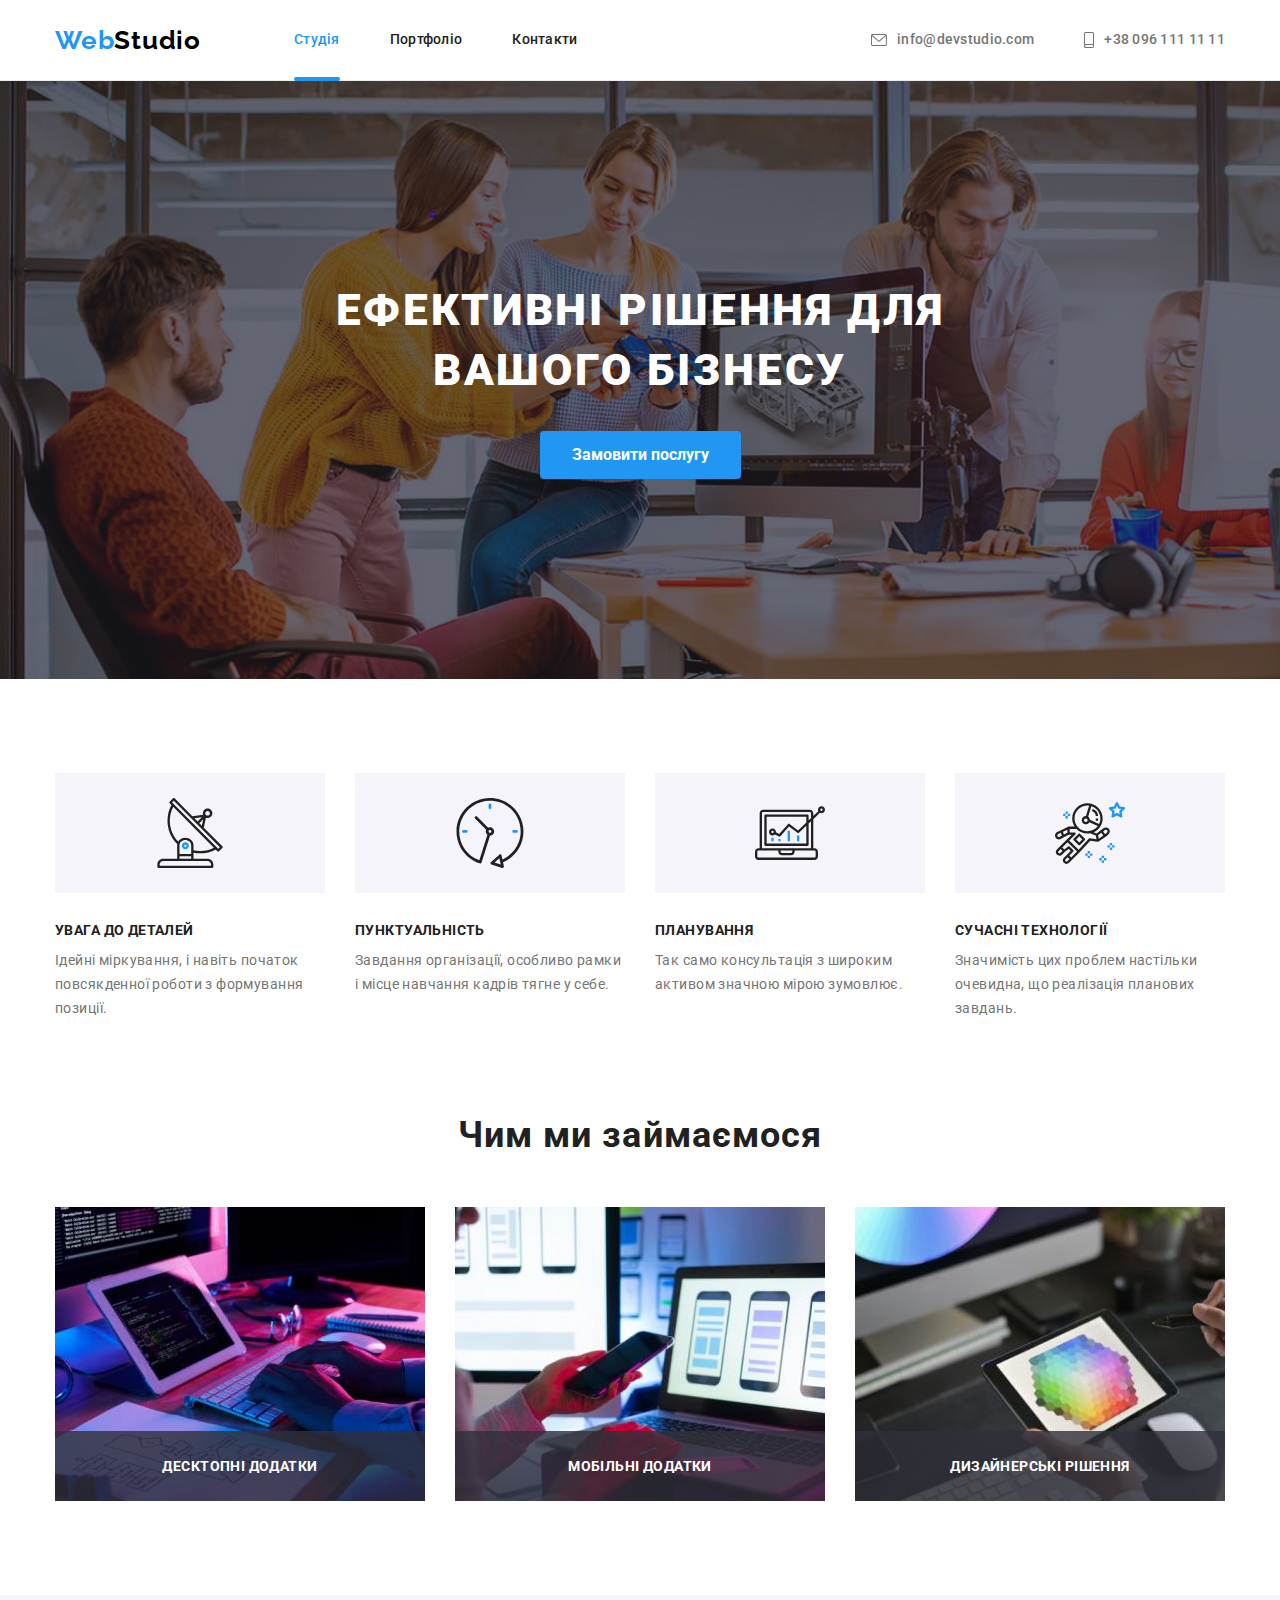
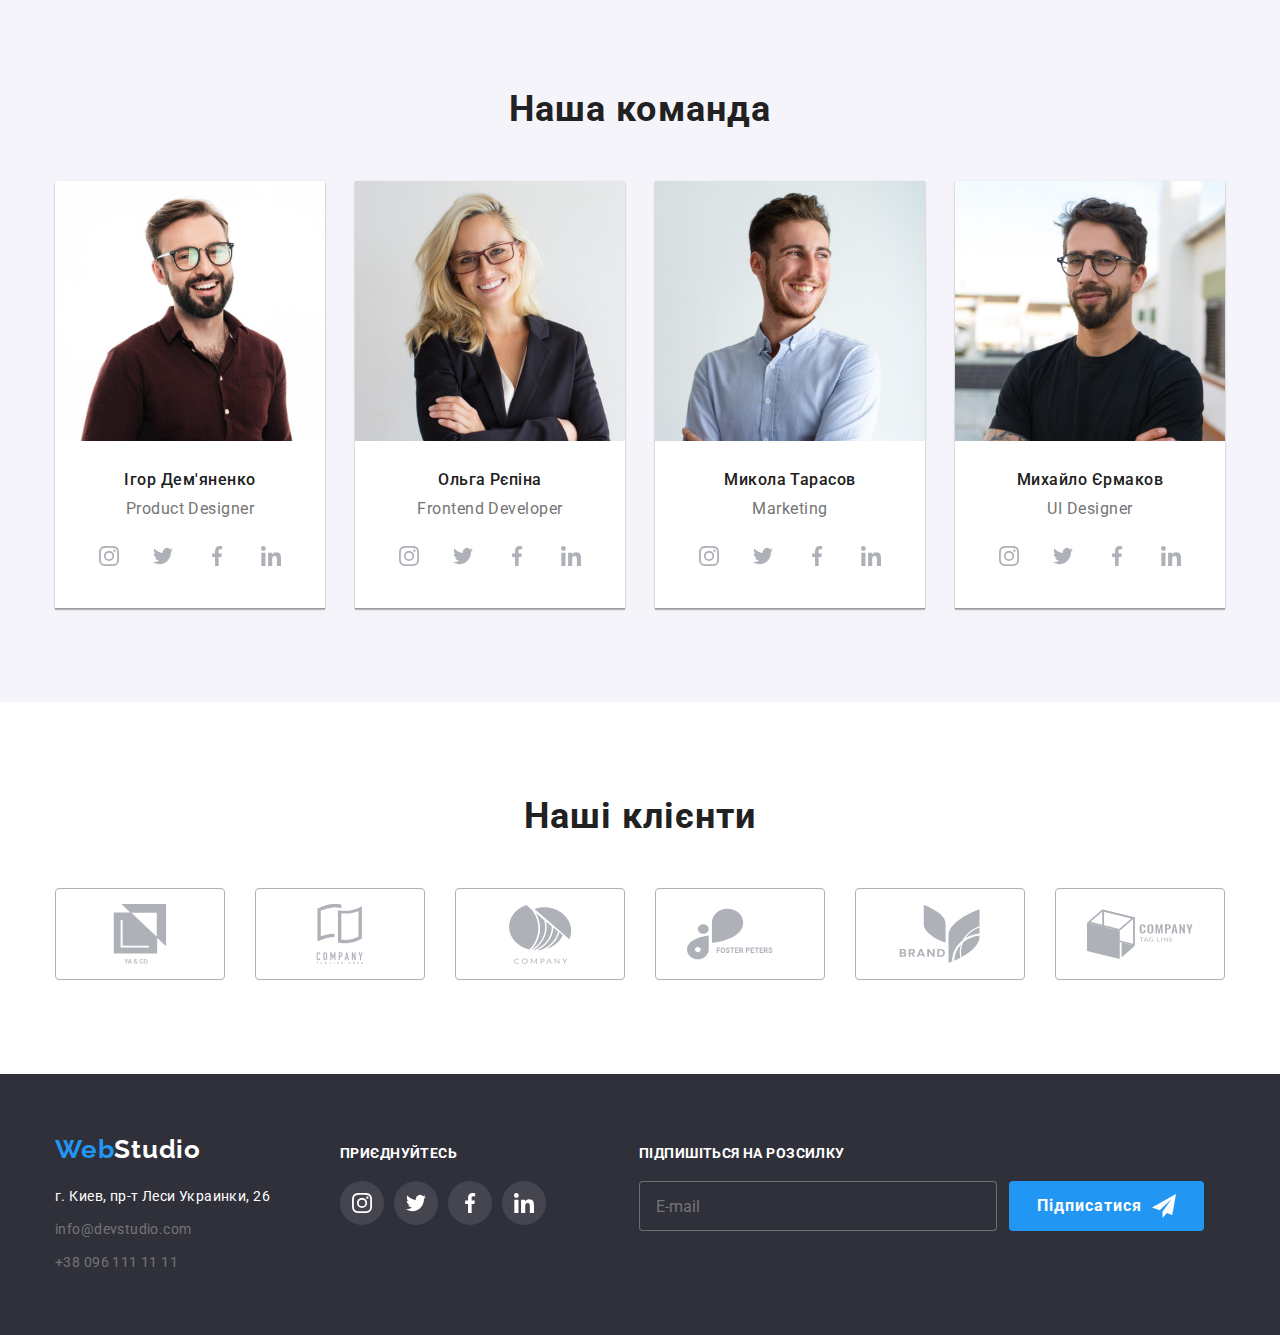
<file: index.html>
<!DOCTYPE html>
<html lang="uk">
<head>
    <meta charset="UTF-8">
    <meta http-equiv="X-UA-Compatible" content="IE=edge">
    <meta name="viewport" content="width=device-width, initial-scale=1.0">
    <title>Document</title>
        <link href="https://fonts.googleapis.com/css2?family=Raleway:wght@700&family=Roboto:wght@400;500;700;900&display=swap"
        rel="stylesheet">
        <link rel="stylesheet" href="https://cdnjs.cloudflare.com/ajax/libs/modern-normalize/1.1.0/modern-normalize.min.css">
        <link rel="stylesheet" href="./css/styles.css">
</head>
<body>
    <header>
        <!--Шапка сайту-->
        <div class="container main-nav">
        <nav class="main-nav">
        <a class="logo-link-header" href="./index.html"><span class="logo-link">Web</span>Studio</a>
        <ul class="social-links list">
            <li class="item"><a class="link current" href="./index.html">Студія</a></li>
            <li class="item"><a class="link" href="./portfolio.html">Портфоліо</a></li>
            <li class="item"><a class="link" href="">Контакти</a></li>
        </ul>
        </nav>
        <ul class="contacts-link list">
            <li class="item">
                <a class="contacts" href="mailto:info@devstudio.com">
                <svg class="envelope" width="16px" height="12px">
                    <use href="./images/symbol-defs.svg#envelope"></use>
                </svg>
                 info@devstudio.com</a></li>
            <li class="item"><a class="contacts" href="tel:+380961111111">
                <svg class="smartphone" width="10px" height="16px">
                    <use href="./images/symbol-defs.svg#smartphone"></use>
                </svg>
                +38 096 111 11 11</a></li>
        </ul>
        </div>
    </header>
    <main>
        <!-- Герой -->
        <section class="hero">
            <div class="container">
            <h1 class="hero-titel">Ефективні рішення для вашого бізнесу</h1>
            <button class="hero-button" type="button" data-modal-open>Замовити послугу</button>
<div class="backdrop is-hidden" data-modal>

        <!-- МОДАЛКА -->
<div class="modal">
<button class="btn-close" data-modal-close><svg class="model-close-icon" width="18px" height="18px"><use href="./images/symbol-defs.svg#close"></use> </svg></button>
<p class="modal-title">Залиште свої дані, ми вам передзвонимо</p>
<form class="modal-form">
    <div class="form-group"></div>
        <label class="form-field">
            <span class="form-label">Ім'я</span>
        <input class="form-input" type="text" name="name" required minlength="2"/>
        <svg class="form-icon" width="18px" height="18px">
        <use href="./images/symbol-defs.svg#person"></use>
    </svg>
</label>
    </label>
    <label class="form-field">
        <span class="form-label">Телефон</span>
        <input class="form-input" type="tel" name="phone_number" required minlength="12" maxlength="12"/>
        <svg class="form-icon" width="18px" height="18px">
        <use href="./images/symbol-defs.svg#phone"></use>
    </svg>
    </label>
    <label class="form-field">
        <span class="form-label">Пошта</span>
        <input class="form-input" type="email" name="email" required/>
        <svg class="form-icon" width="18px" height="18px">
        <use href="./images/symbol-defs.svg#email"></use>
    </svg>
    </label>
    <label class="form-comment">
        <span class="form-label">Коментар</span>
        <textarea class="form-textarea" name="form-message" rows="6" placeholder="Введіть текст" max-width="448px"></textarea>
    </label>
    <label class="form-checkbox">
        <input class="checkbox" type="checkbox" name="" min="1"/>
        <span class="checkbox-icon"></span>
        <span class="checkbox-titel">Погоджуюся з розсилкою та приймаю <a class="link" href="">Умови договору</a></span>
    </label>
    <button type="submit" class="submit-btn">Відправити</button>
</div>
</form>
</div>
</div>
</div>
            </div>
        </section>
        
        <!-- Особливості -->
        <section class="features section">
            <div class="container">
            <h2 class="visually-hidden">Наші особливості</h2>
            <ul class="features-list list">
                <li class="item icon-antenna">
                    <h3 class="features-list-titel">увага до деталей</h3>
                    <p class="text">Ідейні міркування, і навіть початок повсякденної роботи з формування позиції.</p>
                </li>
                <li class="item icon-clock">
                    <h3 class="features-list-titel">пунктуальність</h3>
                    <p class="text">Завдання організації, особливо рамки і місце навчання кадрів тягне у себе.</p>
                </li>
                <li class="item icon-diagram">
                    <h3 class="features-list-titel">планування</h3>
                    <p class="text">Так само консультація з широким активом значною мірою зумовлює.</p>
                </li>
                <li class="item icon-astronaut">
                    <h3 class="features-list-titel">сучасні технології</h3>
                    <p class="text">Значимість цих проблем настільки очевидна, що реалізація планових завдань.</p>
                </li>
            </ul>
            </div>
        </section>
        <!-- Можливості -->
        <section class="about section">
            <div class="container">
            <h2 class="section-titel">Чим ми займаємося</h2>
            <ul class="about-list list">
                <li class="item"><div class="about"><img src="./images/box1.jpg" alt="десктопні додатки" width="370">
                <p class="about-text">Десктопні додатки</p></div>
                </li>
                <li class="item"><div class="about"><img src="./images/box2.jpg" alt="мобільні додатки" width="370">
                <p class="about-text">Мобільні додатки</p></div>
                </li>
                <li class="item"><div class="about"><img src="./images/box3.jpg" alt="дизайнерські рішення" width="370">
                    <p class="about-text">Дизайнерські рішення</p></div>
                </li>
            </ul>
            </div>
        </section>
        <!-- Команда -->
        <section class="section-team section">
            <div class="container">
            <h2 class="section-titel">Наша команда</h2>
            <ul class="team-list list">
                <li class="team-item">
                    <img src="./images/productdesigner.jpg" alt="Ігор Дем'яненко" width="270" class="team-img">
                    <div>
                    <h3 class="team">Ігор Дем'яненко</h3>
                    <p class="text">Product Designer</p>
                    <ul class="team-social-list">
                        <li class="item">
                            <a href="#" class="social-link" aria-label="instagram"><svg class="social-icon" width="20px" height="20px">
                                <use href="./images/symbol-defs.svg#instagram"></use>
                            </svg></a>
                        </li>
                        <li class="item">
                            <a href="#" class="social-link" aria-label="twitter"><svg class="social-icon" width="20px" height="20px">
                                <use href="./images/symbol-defs.svg#twitter"></use>
                            </svg></a>
                        </li>
                        <li class="item">
                            <a href="#" class="social-link" aria-label="facebook"><svg class="social-icon" width="20px" height="20px">
                                <use href="./images/symbol-defs.svg#facebook"></use>
                            </svg></a>
                        </li>
                        <li class="item">
                            <a href="#" class="social-link" aria-label="linkedin"><svg class="social-icon" width="20px" height="20px">
                                <use href="./images/symbol-defs.svg#linkedin"></use>
                            </svg></a>
                        </li>
                    </ul>
                </div>
                </li>
                <li class="team-item">
                    <img src="./images/frontenddeveloper.jpg" alt="Ольга Рєпіна" width="270" class="team-img">
                    <div>
                    <h3 class="team">Ольга Рєпіна</h3>
                    <p class="text">Frontend Developer</p>
                    <ul class="team-social-list">
                        <li class="item">
                            <a href="#" class="social-link" aria-label="instagram"><svg class="social-icon" width="20px" height="20px">
                                <use href="./images/symbol-defs.svg#instagram"></use>
                            </svg></a>
                        </li>
                        <li class="item" class="item">
                            <a href="#" class="social-link" aria-label="twitter"><svg class="social-icon" width="20px" height="20px">
                                <use href="./images/symbol-defs.svg#twitter"></use>
                            </svg></a>
                        </li>
                        <li class="item">
                            <a href="#" class="social-link" aria-label="facebook"><svg class="social-icon" width="20px" height="20px">
                                <use href="./images/symbol-defs.svg#facebook"></use>
                            </svg></a>
                        </li>
                        <li class="item">
                            <a href="#" class="social-link" aria-label="linkedin"><svg class="social-icon" width="20px" height="20px">
                                <use href="./images/symbol-defs.svg#linkedin"></use>
                            </svg></a>
                        </li>
                    </ul>
                </div>
                </li>
                <li class="team-item">
                    <img src="./images/marketing.jpg" alt="Микола Тарасов" width="270" class="team-img">
                    <div>
                    <h3 class="team">Микола Тарасов</h3>
                    <p class="text">Marketing</p>
                    <ul class="team-social-list">
                        <li class="item">
                            <a href="#" class="social-link" aria-label="instagram"><svg class="social-icon" width="20px" height="20px">
                                <use href="./images/symbol-defs.svg#instagram"></use>
                            </svg></a>
                        </li>
                        <li class="item">
                            <a href="#" class="social-link" aria-label="twitter"><svg class="social-icon" width="20px" height="20px">
                                <use href="./images/symbol-defs.svg#twitter"></use>
                            </svg></a>
                        </li>
                        <li class="item">
                            <a href="#" class="social-link" aria-label="facebook"><svg class="social-icon" width="20px" height="20px">
                                <use href="./images/symbol-defs.svg#facebook"></use>
                            </svg></a>
                        </li>
                        <li class="item">
                            <a href="#" class="social-link" aria-label="linkedin"><svg class="social-icon" width="20px" height="20px">
                                <use href="./images/symbol-defs.svg#linkedin"></use>
                            </svg></a>
                        </li>
                    </ul>
                </div>
                </li>
                <li class="team-item">
                    <img src="./images/uidesigner.jpg" alt="Михайло Єрмаков" width="270" class="team-img">
                    <div>
                    <h3 class="team">Михайло Єрмаков</h3>
                    <p class="text">UI Designer</p>
                    <ul class="team-social-list">
                        <li class="item">
                            <a href="#" class="social-link" aria-label="instagram"><svg class="social-icon" width="20px" height="20px">
                                <use href="./images/symbol-defs.svg#instagram"></use>
                            </svg></a>
                        </li>
                        <li class="item">
                            <a href="#" class="social-link" aria-label="twitter"><svg class="social-icon" width="20px" height="20px">
                                <use href="./images/symbol-defs.svg#twitter"></use>
                            </svg></a>
                        </li>
                        <li class="item">
                            <a href="#" class="social-link" aria-label="facebook"><svg class="social-icon" width="20px" height="20px">
                                <use href="./images/symbol-defs.svg#facebook"></use>
                            </svg></a>
                        </li>
                        <li class="item">
                            <a href="#" class="social-link" aria-label="linkedin"><svg class="social-icon" width="20px" height="20px">
                                <use href="./images/symbol-defs.svg#linkedin"></use>
                            </svg></a>
                        </li>
                    </ul>
                </div>
                </li>
            </ul>
            </div>
            <!-- Наші кліенти -->
        </section>
        <section class="section">
            <div class="container">
<h2 class="section-titel">Наші клієнти</h2>
<ul class="clients-list"> 
<li class="clients-item">
    <a href="" class="clients-link"> <svg class="clients-icon" width="106px" height="60px">
        <use href="./images/symbol-defs.svg#group1"></use>
    </svg></a>
</li>
<li class="clients-item">
    <a href="" class="clients-link"> <svg class="clients-icon" width="106px" height="60px">
        <use href="./images/symbol-defs.svg#group2"></use>
    </svg></a>
</li>
<li class="clients-item">
    <a href="" class="clients-link"> <svg class="clients-icon" width="106px" height="60px">
        <use href="./images/symbol-defs.svg#group3"></use>
    </svg></a>
</li>
<li class="clients-item">
    <a href="" class="clients-link"> <svg class="clients-icon" width="106px" height="60px">
        <use href="./images/symbol-defs.svg#group4"></use>
    </svg></a>
</li>
<li class="clients-item">
    <a href="" class="clients-link"> <svg class="clients-icon" width="106px" height="60px">
        <use href="./images/symbol-defs.svg#group5"></use>
    </svg></a>
</li>
<li class="clients-item">
    <a href="" class="clients-link"> <svg class="clients-icon" width="106px" height="60px">
        <use href="./images/symbol-defs.svg#group6"></use> width="106px" height="60px"
    </svg></a>
</li>
</ul>
            </div>
        </section>
    </main>

    <!-- Підвал -->
    <footer>
        <div class="container footer">
            <div class="adress-footer">
        <a class="logo-link-footer" href="./index.html"><span class="logo-link">Web</span>Studio</a>
        <address class="address-link-footer">
            <ul class="link-footer list">
            <li class="item"><a class="second-link link" href="https://goo.gl/maps/CPtrU1FHBa2aNyZL9" target="_blank" rel="noopener noreferrer nofollow">г. Киев, пр-т Леси
                Украинки, 26</a></li>
            <li class="item"><a class="link" href="mailto:info@devstudio.com" lang="en">info@devstudio.com</a></li>
            <li class="item"><a class="link" href="tel:+380961111111">+38 096 111 11 11</a></li>
            </ul>
        </address>
        </div>
        <div class="social-footer">
            <p class="text">ПРИЄДНУЙТЕСЬ</p>
<ul class="social-footer-list">
    <li class="item"> <a href="" class="social-footer-link"> <svg class="social-footer-icon" width="20px" height="20px">
        <use href="./images/symbol-defs.svg#instagram"></use>
    </svg> </a> </li>
    <li class="item"> <a href="" class="social-footer-link"> <svg class="social-footer-icon" width="20px" height="20px">
        <use href="./images/symbol-defs.svg#twitter"></use>
    </svg> </a> </li>
    <li class="item"> <a href="" class="social-footer-link"> <svg class="social-footer-icon" width="20px" height="20px">
        <use href="./images/symbol-defs.svg#facebook"></use>
    </svg> </a> </li>
    <li class="item"> <a href="" class="social-footer-link"> <svg class="social-footer-icon" width="20px" height="20px">
        <use href="./images/symbol-defs.svg#linkedin"></use>
    </svg> </a> </li>
</ul>
        </div>
        <div class="footer-form-group">
            <span class="footer-label">Підпишіться на розсилку</span>
        <form class="footer-form">
            <label class="footer-field">
            <input class="footer-input" name="email" type="email" placeholder="E-mail"/>
        </label>
        <button class="footer-submit-btn" type="submit">
            Підписатися</button>
        </form>
    </div>
    </div>
    </footer>

    <script src="./js/modal.js"></script> 
</body>
</html>
</file>
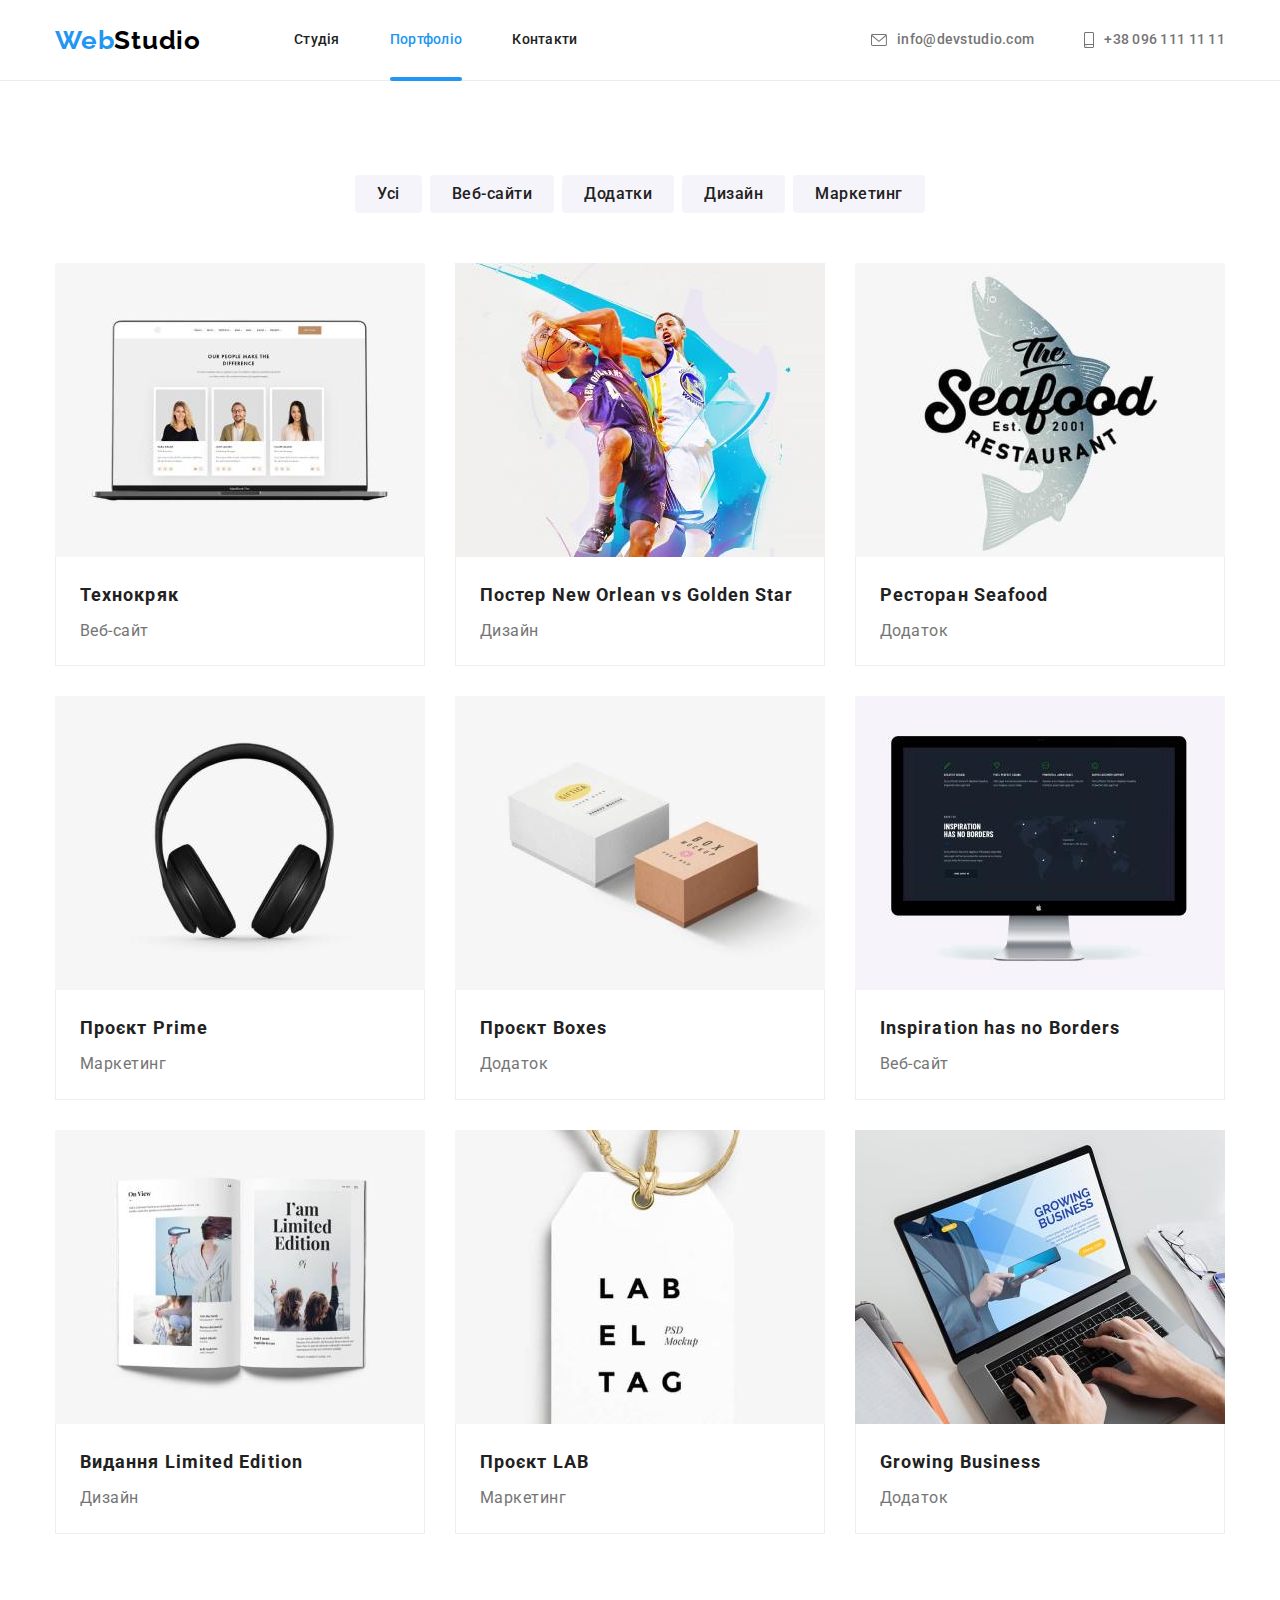
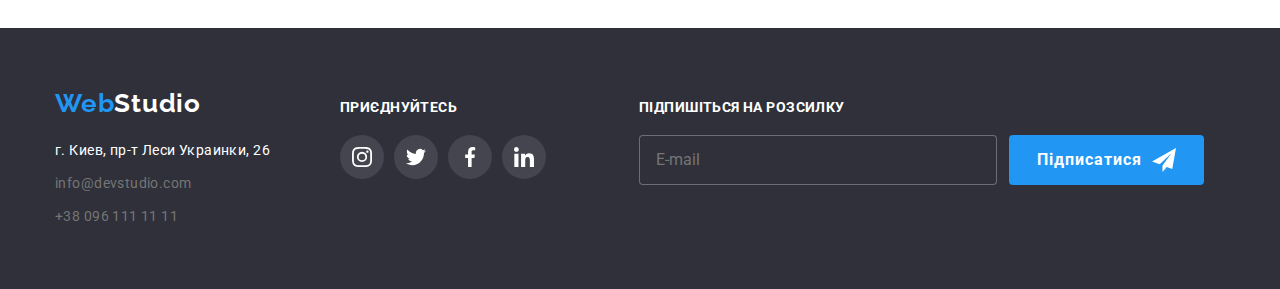
<file: portfolio.html>
<!DOCTYPE html>
<html lang="uk">
<head>
    <meta charset="UTF-8">
    <meta http-equiv="X-UA-Compatible" content="IE=edge">
    <meta name="viewport" content="width=device-width, initial-scale=1.0">
    <title>Document</title>
    <link href="https://fonts.googleapis.com/css2?family=Raleway:wght@700&family=Roboto:wght@400;500;700;900&display=swap"
        rel="stylesheet">
    <link rel="stylesheet" href="https://cdnjs.cloudflare.com/ajax/libs/modern-normalize/1.1.0/modern-normalize.min.css">
    <link rel="stylesheet" href="./css/styles.css">
</head>
<body>
    <header>
        <!--Шапка сайту-->
        <div class="container main-nav">
        <nav class="main-nav">
        <a class="logo-link-header" href="./index.html"><span class="logo-link">Web</span>Studio</a>
        <ul class="social-links list">
            <li class="item"><a class="link" href="./index.html">Студія</a></li>
            <li class="item"><a class="link current" href="./portfolio.html">Портфоліо</a></li>
            <li class="item"><a class="link" href="">Контакти</a></li>
        </ul>
        </nav>
        <ul class="contacts-link list">
            <li class="item">
                <a class="contacts" href="mailto:info@devstudio.com">
                <svg class="envelope" width="16px" height="12px">
                    <use href="./images/symbol-defs.svg#envelope"></use>
                </svg>
                 info@devstudio.com</a></li>
            <li class="item"><a class="contacts" href="tel:+380961111111">
                <svg class="smartphone" width="10px" height="16px">
                    <use href="./images/symbol-defs.svg#smartphone"></use>
                </svg>
                +38 096 111 11 11</a></li>
        </ul>
        </div>
    </header>
    <main>
        <section class="section">
            <div class="container">
        <h1 class="visually-hidden">Наші роботи</h1>     
             <!-- Кнопки -->
            <ul class="filters">
                <li class="item"><button class="filters-button" type="button">Усі</button></li>
                <li class="item"><button class="filters-button" type="button">Веб-сайти</button></li>
                <li class="item"><button class="filters-button" type="button">Додатки</button></li>
                <li class="item"><button class="filters-button" type="button">Дизайн</button></li>
                <li class="item"><button class="filters-button" type="button">Маркетинг</button></li>
            </ul>

            <!-- Портфоліо -->

        <ul class="work-list">
            <li class="item">
                <a href="" class="work-link">
                    <div class="work-thump">
                <img src="./images/portfolio1.jpg" alt="Технокряк" width="370" class="work-list-img">
                <div class="overlay">
                <p class="overlay-text">Ресурс пропонує комплексні пропозиції з різним рівнем функціоналу та сервісів. Все це дозволить відвідувачу отримати вичерпні відомості про компанію чи приватну особу.</p>
            </div>
            </div>
                <div class="content-box">
                <h2 class="work-items">Технокряк</h2>
                <p class="text">Веб-сайт</p>
                </div>
            </a>
            </li>
            <li class="item">
                <a href="" class="work-link">
                    <div class="work-thump">
                <img src="./images/portfolio2.jpg" alt="Постер New Orlean vs Golden Star" width="370">
                <div class="overlay">
                <p class="overlay-text">Ресурс пропонує комплексні пропозиції з різним рівнем функціоналу та сервісів. Все це дозволить відвідувачу отримати вичерпні відомості про компанію чи приватну особу.</p>
            </div> 
            </div>
                <div class="content-box">
                <h2 class="work-items">Постер New Orlean vs Golden Star</h2>
                <p class="text">Дизайн</p>
                </div>
            </a>
            </li>
            <li class="item">
                <a href="" class="work-link">
                    <div class="work-thump">
                <img src="./images/portfolio3.jpg" alt="Ресторан Seafood" width="370">
                <div class="overlay">
                <p class="overlay-text">Ресурс пропонує комплексні пропозиції з різним рівнем функціоналу та сервісів. Все це дозволить відвідувачу отримати вичерпні відомості про компанію чи приватну особу.</p>
            </div>
            </div>
                <div class="content-box">
                <h2 class="work-items">Ресторан Seafood</h2>
                <p class="text">Додаток</p>
                </div>
            </a>
            </li>
            <li class="item">
                <a href="" class="work-link">
                    <div class="work-thump">
                <img src="./images/portfolio4.jpg" alt="Проєкт Prime" width="370">
                <div class="overlay">
                <p class="overlay-text">Ресурс пропонує комплексні пропозиції з різним рівнем функціоналу та сервісів. Все це дозволить відвідувачу отримати вичерпні відомості про компанію чи приватну особу.</p>
            </div>
            </div>
                <div class="content-box">
                <h2 class="work-items">Проєкт Prime</h2>
                <p class="text">Маркетинг</p>
                </div>
            </a>
            </li>
            <li class="item">
                <a href="" class="work-link">
                    <div class="work-thump">
                <img src="./images/portfolio5.jpg" alt="Проєкт Boxes" width="370">
                <div class="overlay">
                <p class="overlay-text">Ресурс пропонує комплексні пропозиції з різним рівнем функціоналу та сервісів. Все це дозволить відвідувачу отримати вичерпні відомості про компанію чи приватну особу.</p>
            </div>
            </div>
                <div class="content-box">
                <h2 class="work-items">Проєкт Boxes</h2>
                <p class="text">Додаток</p>
                </div>
            </a>
            </li>
            <li class="item">
                <a href="" class="work-link">
                    <div class="work-thump">
                <img src="./images/portfolio6.jpg" alt="Inspiration has no Borders" width="370">
                <div class="overlay">
                <p class="overlay-text">Ресурс пропонує комплексні пропозиції з різним рівнем функціоналу та сервісів. Все це дозволить відвідувачу отримати вичерпні відомості про компанію чи приватну особу.</p>
            </div>
            </div>
                <div class="content-box">
                <h2 class="work-items">Inspiration has no Borders</h2>
                <p class="text">Веб-сайт</p>
                </div>
            </a>
            </li>
            <li class="item">
                <a href="" class="work-link">
            <div class="work-thump">
                <img src="./images/portfolio7.jpg" alt="Видання Limited Edition" width="370">
                <div class="overlay">
                <p class="overlay-text">Ресурс пропонує комплексні пропозиції з різним рівнем функціоналу та сервісів. Все це дозволить відвідувачу отримати вичерпні відомості про компанію чи приватну особу.</p>
            </div>   
            </div>
                <div class="content-box">
                <h2 class="work-items">Видання Limited Edition</h2>
                <p class="text">Дизайн</p>
                </div>
            </a>
            </li>
            <li class="item">
                <a href="" class="work-link">
                    <div class="work-thump">
                <img src="./images/portfolio8.jpg" alt="Проєкт LAB" width="370">
                <div class="overlay">
                <p class="overlay-text">Ресурс пропонує комплексні пропозиції з різним рівнем функціоналу та сервісів. Все це дозволить відвідувачу отримати вичерпні відомості про компанію чи приватну особу.</p>
            </div>  
            </div>
                <div class="content-box">
                <h2 class="work-items">Проєкт LAB</h2>
                <p class="text">Маркетинг</p>
                </div>
            </a>
            </li>
            <li class="item">
                <a href="" class="work-link">
                    <div class="work-thump">
                <img src="./images/portfolio9.jpg" alt="Growing Business" width="370">
                <div class="overlay">
                <p class="overlay-text">Ресурс пропонує комплексні пропозиції з різним рівнем функціоналу та сервісів. Все це дозволить відвідувачу отримати вичерпні відомості про компанію чи приватну особу.</p>
            </div>
                
                    </div>
                <div class="content-box">
                <h2 class="work-items">Growing Business</h2>
                <p class="text">Додаток</p>
                </div>
            </a>
            </li>
        </ul>
        </div>
    </section>
</main>

   <!-- Підвал -->

   <footer>
    <div class="container footer">
        <div class="adress-footer">
    <a class="logo-link-footer" href="./index.html"><span class="logo-link">Web</span>Studio</a>
    <address class="address-link-footer">
        <ul class="link-footer list">
        <li class="item"><a class="second-link link" href="https://goo.gl/maps/CPtrU1FHBa2aNyZL9" target="_blank" rel="noopener noreferrer nofollow">г. Киев, пр-т Леси
            Украинки, 26</a></li>
        <li class="item"><a class="link" href="mailto:info@devstudio.com" lang="en">info@devstudio.com</a></li>
        <li class="item"><a class="link" href="tel:+380961111111">+38 096 111 11 11</a></li>
        </ul>
    </address>
    </div>
    <div class="social-footer">
        <p class="text">ПРИЄДНУЙТЕСЬ</p>
<ul class="social-footer-list">
<li class="item"> <a href="" class="social-footer-link"> <svg class="social-footer-icon" width="20px" height="20px">
    <use href="./images/symbol-defs.svg#instagram"></use>
</svg> </a> </li>
<li class="item"> <a href="" class="social-footer-link"> <svg class="social-footer-icon" width="20px" height="20px">
    <use href="./images/symbol-defs.svg#twitter"></use>
</svg> </a> </li>
<li class="item"> <a href="" class="social-footer-link"> <svg class="social-footer-icon" width="20px" height="20px">
    <use href="./images/symbol-defs.svg#facebook"></use>
</svg> </a> </li>
<li class="item"> <a href="" class="social-footer-link"> <svg class="social-footer-icon" width="20px" height="20px">
    <use href="./images/symbol-defs.svg#linkedin"></use>
</svg> </a> </li>
</ul>
    </div>
    <div class="footer-form-group">
        <span class="footer-label">Підпишіться на розсилку</span>
    <form class="footer-form">
        <label class="footer-field">
        <input class="footer-input" name="email" type="email" placeholder="E-mail"/>
    </label>
    <button class="footer-submit-btn" type="submit">
        Підписатися</button>
    </form>
</div>
</div>
</footer>

</body>
</html>
</file>
<file: css/styles.css>
:root {
  --accent-color: #2196f3;
  --primary-whit-color: #ffffff;
  --titel-text-color: #212121;
  --primary-text-color: #757575;
  --primary-black-color: #000000;
  --secondary-beckground-color: #2f303a;
  --team-background-color: #f5f4fa;
  --button-background-color: #188ce8;

  --timing-functoin: cubic-bezier(0.4, 0, 0.2, 1);
  --trinsit-time: 250ms;
}

html {
  box-sizing: border-box;
}

body {
  background-color: var(--primary-whit-color);
  color: var(--primary-text-color);
  font-family: Roboto, sans-serif;
}

.container {
  width: 1200px;
  padding-left: 15px;
  padding-right: 15px;
  margin-left: auto;
  margin-right: auto;
}

.section {
  padding-top: 94px;
  padding-bottom: 94px;
}

img {
  display: block;
}

h1,
h2,
h3,
ul,
p {
  padding: 0;
  margin: 0;
  list-style: none;
}

header {
  border-bottom: 1px Solid #ececec;
}

/* logo */

.logo-link {
  color: var(--accent-color);
}
.logo-link-header {
  font-family: Raleway, cursive;
  color: var(--primary-black-color);
  text-decoration: none;
  font-weight: 700;
  font-size: 26px;
  line-height: 1.19;
  letter-spacing: 0.03em;
}
/* site-nav */

.main-nav {
  display: flex;
  align-items: center;
}

.social-links {
  display: flex;
  margin-left: 93px;
}

.social-links .item:not(:last-child) {
  margin-right: 50px;
}

.social-links .link {
  display: block;
  padding-top: 32px;
  padding-bottom: 32px;
  position: relative;

  color: var(--titel-text-color);

  text-decoration: none;
  list-style-type: none;
  font-weight: 500;
  font-size: 14px;
  line-height: 1.14;
  letter-spacing: 0.02em;
  transition: color var(--trinsit-time) var(--timing-functoin);
}

.link.current {
  color:var(--accent-color)
}

.link.current::after {
  content: "";
  display: block;
  border-radius: 2px;
  background-color: var(--accent-color);
  position: absolute;
  bottom: -1px;
  left: 0;
  width: 100%;
  height: 4px;
}

.social-links .link:hover,
.social-links .link:focus {
  color: var(--accent-color);
}

/*contacts link*/

.contacts-link {
  display: flex;
  margin-left: auto;
  align-items: center;
}

.contacts-link .item:not(:last-child) {
  margin-right: 50px;
}

.contacts-link .contacts {
  display: flex;
  padding-top: 32px;
  padding-bottom: 32px;
  align-items: center;

  color: var(--primary-text-color);
  text-decoration: none;
  font-weight: 500;
  font-size: 14px;
  line-height: 1.14;
  letter-spacing: 0.02em;
  transition: color var(--trinsit-time) var(--timing-functoin);
}
.contacts-link .contacts:hover,
.contacts-link .contacts:focus {
  color: var(--accent-color);
}

.contacts-link .contacts:hover .envelope,
.contacts-link .contacts:focus .envelope {
  fill: var(--accent-color);
}

.contacts-link .contacts:hover .smartphone,
.contacts-link .contacts:focus .smartphone {
  fill: var(--accent-color);
}

.envelope {
  fill: var(--primary-text-color);
  margin-right: 10px;
  transition: fill var(--trinsit-time) var(--timing-functoin);
}

.smartphone {
  fill: var(--primary-text-color);
  margin-right: 10px;
  transition: fill var(--trinsit-time) var(--timing-functoin);
}
/* Герой */

.hero {
  max-width: 1600px;
  margin-left: auto;
  margin-right: auto;
  background-image: linear-gradient(
      to right,
      rgba(47, 48, 58, 0.4),
      rgba(47, 48, 58, 0.4)
    ),
    url(../images/teampng.png);
  background-color: var(--secondary-beckground-color);
  background-repeat: no-repeat;
  background-size: cover;
  text-align: center;
  padding-top: 200px;
  padding-bottom: 200px;
}
.hero .hero-titel {
  color: var(--primary-whit-color);
  font-weight: 900;
  font-size: 44px;
  line-height: 1.36;
  letter-spacing: 0.06em;
  text-transform: uppercase;
  margin-bottom: 30px;
  width: 696px;
  margin-left: auto;
  margin-right: auto;
}

/* button */

.hero .hero-button {
  background-color: var(--accent-color);
  color: var(--primary-whit-color);
  font-family: inherit;
  font-weight: 700;
  font-size: 16px;
  line-height: 1.8;
  display: inline-block;
  align-items: center;
  text-align: center;
  cursor: pointer;
  padding: 10px 32px;
  border-radius: 4px;
  border: 0;
  min-width: 152px;
  transition: background-color var(--trinsit-time) var(--timing-functoin);
}

.hero .hero-button:hover,
.hero .hero-button:focus {
  background-color: var(--button-background-color);
}

/* MODAL WINDOW */

.backdrop {
  position:fixed;
  top: 0;
  left: 0;
  width: 100%;
  height: 100%;
  background-color: rgba(0, 0, 0, 0.2);
  opacity: 1;
  visibility: visible;
  transition: opacity var(--trinsit-time) var(--timing-functoin) ,visibility var(--trinsit-time) var(--timing-functoin);
  z-index: 100;
}

.backdrop.is-hidden {
  visibility: hidden;
  opacity: 0;
  pointer-events: none;
}

.modal {
position: absolute;
top: 50%;
left: 50%;
transform: translate(-50%, -50%) ;
min-width: 528px;
min-height: 581px;
background-color: var(--primary-whit-color);
border-radius: 4px;
padding: 40px;
} 



.btn-close {
  position: absolute;
  display: flex;
  align-items: center;
  justify-content: center;
  cursor: pointer;
  top: 8px;
  right: 8px;
  padding: 0;
  width: 30px;
  height: 30px;
  border: 1px solid rgba(0, 0, 0, 0.1);
  border-radius: 50%;
  background-color: var(--primary-whit-color);
  transition: fill var(--trinsit-time) var(--timing-functoin) ,visibility var(--trinsit-time) var(--timing-functoin);
}

.modal-close-icon {
  color:currentColor;
}

.btn-close:hover,
.btn-close:focus {
  fill:var(--accent-color)
}

.form-group {
  display: block;
}

.modal-title {
font-weight: 700;
font-size: 20px;
line-height: 23px;
text-align: center;
letter-spacing: 0.03em;
margin-bottom: 12px;

color: #212121;
}

.form-textarea {
  width: 448px;
  height: 120px;
border: 1px solid rgba(33, 33, 33, 0.2);
border-radius: 4px;

padding: 16px 12px;
font-size: 12px;
line-height: 14px;
letter-spacing: 0.01em;
resize: none;
transition: border-color var(--trinsit-time) var(--timing-functoin) ,visibility var(--trinsit-time) var(--timing-functoin);
}

.form-textarea:hover,
.form-textarea:focus {
  border-color: var(--accent-color);
}

.form-field {
  display:  flex;
  flex-direction:column;;
  /* flex-basis: 448px; */
  position: relative;
  margin-bottom: 10px;
 
  /* margin-bottom: 28px; */
}

.form-checkbox {
  display: flex;
  text-align: center;
  align-items: center;
  appearance: none;
  gap:8px;
  margin-bottom: 30px;
}

.form-label {
  /* position: relative; */
display: flex;
margin-bottom: 4px;
text-transform: capitalize;
font-size: 12px;
line-height: 14px;
letter-spacing: 0.01em;
color: var(--primary-text-color);

}

.form-input {
  position: relative;
  display: block;
  width: 448px;
  height: 40px;
  /* outline: transparent; */
  border: 1px solid rgba(33, 33, 33, 0.2);
  border-radius: 4px;
  color: var(--primary-text-color);
  padding:12px 42px;
  transition: border-color var(--trinsit-time) var(--timing-functoin) ,visibility var(--trinsit-time) var(--timing-functoin);
}

input:focus-visible,
textarea:focus-visible {
  outline: none;
}

.form-icon {
  position: absolute;
  top: 29px;
  left: 12px;
  display: inline-block;
  transition: fill var(--trinsit-time) var(--timing-functoin) ,visibility var(--trinsit-time) var(--timing-functoin);
  /* fill: currentColor; */
}

.submit-btn {
  background-color: var(--accent-color);
  color: var(--primary-whit-color);
  font-family: inherit;
  font-weight: 700;
  font-size: 16px;
  line-height: 1.8;
  display: inline-block;
  align-items: center;
  text-align: center;
  cursor: pointer;
  padding: 10px 52px;
  border-radius: 4px;
  border: 0;
 
  transition: background-color var(--trinsit-time) var(--timing-functoin);
}

.submit-btn:hover,
.submit-btn:focus {
  background-color: var(--button-background-color);
}

.form-input:hover,
.form-input:focus  {
  border-color: var(--accent-color);
}

.form-field:focus-within>.form-icon {
  color: var(--focus-color);
}


.form-input:hover + .form-icon {
  fill: var(--accent-color);
  }

  .form-field:focus-within > .form-icon {
    fill: var(--accent-color);
  }

  .form-comment {
    display:  flex;
    flex-direction:column;;
    margin-bottom: 20px;
  }

  .checkbox-titel {
    display: block;
    font-size: 14px;
line-height: 24px;
letter-spacing: 0.03em;
color: var(--primary-text-color);
}

.checkbox-icon {
  display: block;
  width: 16px;
  height: 16px;
  border: 2px solid rgba(33, 33, 33, 1);
  border-radius: 2px;
  margin-left: 13px;
}

.checkbox {
  appearance: none;
  position: absolute;

  transition: background-image var(--trinsit-time) var(--timing-functoin);
}

.checkbox:checked + .checkbox-icon {
  background-image: url(../images/icon\ check\ \(1\).svg);
  background-size: contain;
  background-origin: border-box;
  border-color: var(--accent-color);
  background-color: var(--accent-color);
}



/* Команда */

.section-team {
  background-color: var(--team-background-color);
}

.section-titel {
  color: var(--titel-text-color);
  font-weight: 700;
  font-size: 36px;
  line-height: 1.16;
  text-align: center;
  letter-spacing: 0.03em;
  margin-bottom: 50px;
}

.visually-hidden {
  position: absolute;
  white-space: nowrap;
  width: 1px;
  height: 1px;
  overflow: hidden;
  border: 0;
  padding: 0;
  clip: rect(0 0 0 0);
  clip-path: inset(50%);
  margin: -1px;
}

.team-social-list {
  display: flex;
  justify-content: center;
  gap: 10px;
  margin-bottom: 30px;
}

.team-social-list .social-link {
  display: flex;
  width: 44px;
  height: 44px;
  align-items: center;
  justify-content: center;
  border-radius: 50%;
  fill: #AFB1B8;
  transition: background-color var(--trinsit-time) var(--timing-functoin),
  fill var(--trinsit-time) var(--timing-functoin);
}

.team-social-list .social-link:hover,
.team-social-list .social-link:focus {
  background-color: var(--accent-color);
  fill: var(--primary-whit-color);
}

/* features */

.features {
  padding-bottom: 0;
}

.features-list {
  display: flex;
  justify-content: center;
}

.features-list .item {
  width: 270px;
}

.features-list .item:not(:last-child) {
  margin-right: 30px;
}

.features-list .item::before {
  display: block;
  content: "";
  height: 120px;
  background-position: center;
  background-repeat: no-repeat;
  background-color: var(--team-background-color);
  margin-bottom: 30px;
}

.features-list .icon-antenna::before {
  background-image: url(../images/antenna.svg);
}

.features-list .icon-clock::before {
  background-image: url(../images/clock.svg);
}

.features-list .icon-diagram::before {
  background-image: url(../images/diagram.svg);
}

.features-list .icon-astronaut::before {
  background-image: url(../images/astronaut.svg);
}

.features-list-titel {
  color: var(--titel-text-color);
  font-weight: 700;
  font-size: 14px;
  line-height: 1.14;
  letter-spacing: 0.03em;
  text-transform: uppercase;
  margin-bottom: 10px;
}

.features-list .text {
  font-size: 14px;
  line-height: 1.71;
  letter-spacing: 0.03em;
}

/* Можливості */

.about-list {
  display: flex;
  justify-content: center;
}

.about-list .item {
  width: 370px;
}

.about-list .item:not(:last-child) {
  margin-right: 30px;
}

.about {
  position: relative;
}

.about-text {
  position: absolute;
  bottom: 0;
 
  color: var(--primary-whit-color);
  background-color: rgba(47, 48, 58, 0.8);
  width: 370px;
  height: 70px;
  padding-top: 27px;

  font-size: 14px;
  line-height: 16px;
  
  font-weight: 700;
  text-align: center;
  letter-spacing: 0.03em;
  text-transform: uppercase;
}

.checkbox-titel .link {
  color: var(--accent-color);
}

/* Команда */

.team-list {
  display: flex;
  justify-content: center;
  
}

.team {
  color: var(--titel-text-color);
  font-weight: 500;
  font-size: 16px;
  line-height: 1.18;
  text-align: center;
  letter-spacing: 0.03em;
  margin-bottom: 10px;
}

.team-img {
  margin-bottom: 30px;
}

.team-list .text {
  font-size: 16px;
  line-height: 1.18;
  text-align: center;
  letter-spacing: 0.03em;
  margin-bottom: 16px;
}

.team-list .team-item {
  background-color: var(--primary-whit-color);
  box-shadow: 0px 1px 3px rgba(0, 0, 0, 0.12), 0px 1px 1px rgba(0, 0, 0, 0.14),
    0px 2px 1px rgba(0, 0, 0, 0.2);
}

.team-list .team-item:not(:last-child) {
  margin-right: 30px;
}

/* Наші клієнти*/

.clients-list {
  display: flex;
  justify-content:center;
  gap: 30px;
}

.clients-link {
  display: flex;
  justify-content:center;
  align-items:center;
  width: 170px;
  height: 92px;
  border: 1px solid #AFB1B8;
  border-radius: 4px;
  fill: #AFB1B8;
  transition: fill var(--trinsit-time) var(--timing-functoin),
  border var(--trinsit-time) var(--timing-functoin);
}

.clients-link:hover ,
.clients-link:focus {
  fill: var(--accent-color);
  border: 1px solid var(--accent-color);
}

/* portfolio */

.filters {
  display: flex;
  justify-content: center;
  margin-bottom: 50px;
}

.filters .item:not(:last-child) {
  margin-right: 8px;
}

.filters .filters-button {
  background-color: #f5f4fa;
  color: var(--titel-text-color);
  font-weight: 500;
  font-size: 16px;
  line-height: 1.6;
  text-align: center;
  letter-spacing: 0.03em;
  font-family: inherit;
  cursor: pointer;
  padding: 6px 22px;
  border-radius: 4px;
  border: 0;
  transition: background-color var(--trinsit-time) var(--timing-functoin),
  color var(--trinsit-time) var(--timing-functoin);
}

.filters .filters-button:hover,
.filters .filters-button:focus {
  background-color: var(--accent-color);
  color: var(--primary-whit-color);
}

.work-list {
  display: flex;
  flex-wrap: wrap;
}

.work-list .item {
  margin-right: 30px;
  margin-bottom: 30px;
  margin-bottom: 30px;
  width: 370px;
}

.work-list .item:nth-child(3n) {
  margin-right: 0;
}

.work-list .item:nth-last-child(-n + 3) {
  margin-bottom: 0;
}

.work-items {
  color: var(--titel-text-color);
  font-weight: 700;
  font-size: 18px;
  line-height: 2;
  letter-spacing: 0.06em;
  margin-bottom: 4px;
}

.work-list .text {
  font-size: 16px;
  line-height: 1.8;
  letter-spacing: 0.03em;
}

.content-box {
  padding: 20px 24px;
  border: 1px solid #eeeeee;
  border-top: 0;
}

li {
  list-style-type: none;
}

.work-link {
  display: block;
  text-decoration: none;
  color: inherit;
  transition: box-shadow var(--trinsit-time) var(--timing-functoin);
}

.work-link:hover,
.work-link:focus {
  box-shadow: 0px 1px 1px rgba(0, 0, 0, 0.12), 0px 4px 4px rgba(0, 0, 0, 0.06), 1px 4px 6px rgba(0, 0, 0, 0.16);
}

.work-thump {
  position: relative;
  overflow: hidden;
}

.overlay {
  position: absolute;
  display: flex;
  top:0;
  left:0;
  width: 100%;
  height: 100%;

  transform: translateY(101%);
  backdrop-filter: blur(2px);
  transition: transform var(--trinsit-time) var(--timing-functoin);
}

.work-link:hover .overlay {
  transform: translateY(0);
}

.overlay-text {
font-size: 18px;
line-height: 28px;
letter-spacing: 0.03em;
padding: 63px 24px;

color: var(--primary-whit-color);
background: rgba(33, 150, 243, 0.9);
}

/* footer */

footer {
  background-color: var(--secondary-beckground-color);
  padding-top: 60px;
  padding-bottom: 60px;
}

.footer {
  display: flex;
  align-items: baseline;
}

.adress-footer {
  margin-right: 70px;
}

.logo-link-footer {
  color: var(--primary-whit-color);
  font-family: Raleway, cursive;
  text-decoration: none;
  font-weight: 700;
  font-size: 26px;
  line-height: 1.19;
  letter-spacing: 0.03em;
  margin-bottom: 20px;
  display: block;
}

.link-footer .link {
  color: var(--primary-whit-color) 60%;
  text-decoration: none;
  font-size: 14px;
  line-height: 1.71;
  letter-spacing: 0.03em;
}

.link-footer .second-link {
  color: var(--primary-whit-color);
}

.link-footer {
  font-style: normal;
}

.link-footer .item:not(:last-child) {
  margin-bottom: 9px;
}

.social-footer {
  margin-right: 93px;
}

.social-footer-list {
  display:flex;
  gap: 10px;
  justify-content: center;
}

.social-footer-link {
  display: flex;
  align-items: center;
  justify-content: center;
  width: 44px;
  height: 44px;
  fill: var(--primary-whit-color);
  background-color: rgba(255, 255, 255, 0.1);
  border-radius: 50%;
  transition: background-color var(--trinsit-time) var(--timing-functoin);
}

.social-footer p {
  margin-bottom: 20px;
}

.social-footer-list .social-footer-link:hover,
.social-footer-list .social-footer-link:focus {
  background-color: var(--accent-color);
}

.social-footer .text {
  font-size: 14px;
  font-weight: 700;
  line-height: 16px;
  letter-spacing: 0.03em;
  text-transform: uppercase;
  color: #FFFFFF;
  
}

.footer-form {
  display: flex;
}

.footer-label {
  display: block;
  font-weight: 700;
  font-size: 14px;
  line-height: 16px;
  letter-spacing: 0.03em;
  text-transform: uppercase;
  color: var(--primary-whit-color);
  margin-bottom: 20px;
}

.footer-input {
  width: 358px;
  height: 50px;
  padding: 15px 16px;
  border: 1px solid rgba(255, 255, 255, 0.3);
  border-radius: 4px;
  background-color: #2F303A;
  margin-right: 12px;
}

.footer-submit-btn {
 background-color: var(--accent-color);
  color: var(--primary-whit-color);
  font-family: inherit;
  font-weight: 700;
  font-size: 16px;
  line-height: 1.8;
  letter-spacing: 0.06em;
  
  display: flex;
  align-items: center;
  text-align: center;
  cursor: pointer;
  padding: 10px 28px;
  border-radius: 4px;
  border: 0;
  gap: 10px;
  margin: 0;
  transition: background-color var(--trinsit-time) var(--timing-functoin);
}

.footer-submit-btn:hover,
.footer-submit-btn:focus {
  background-color: var(--button-background-color);
}

.footer-submit-btn::after {
  content: " ";
  display: flex;
  width: 24px;
  height: 24px;
  background-image: url(../images/icon\ send.svg);
  background-size: contain;
  /* background-origin: border-box; */

  fill: var(--primary-whit-color);
}
</file>
